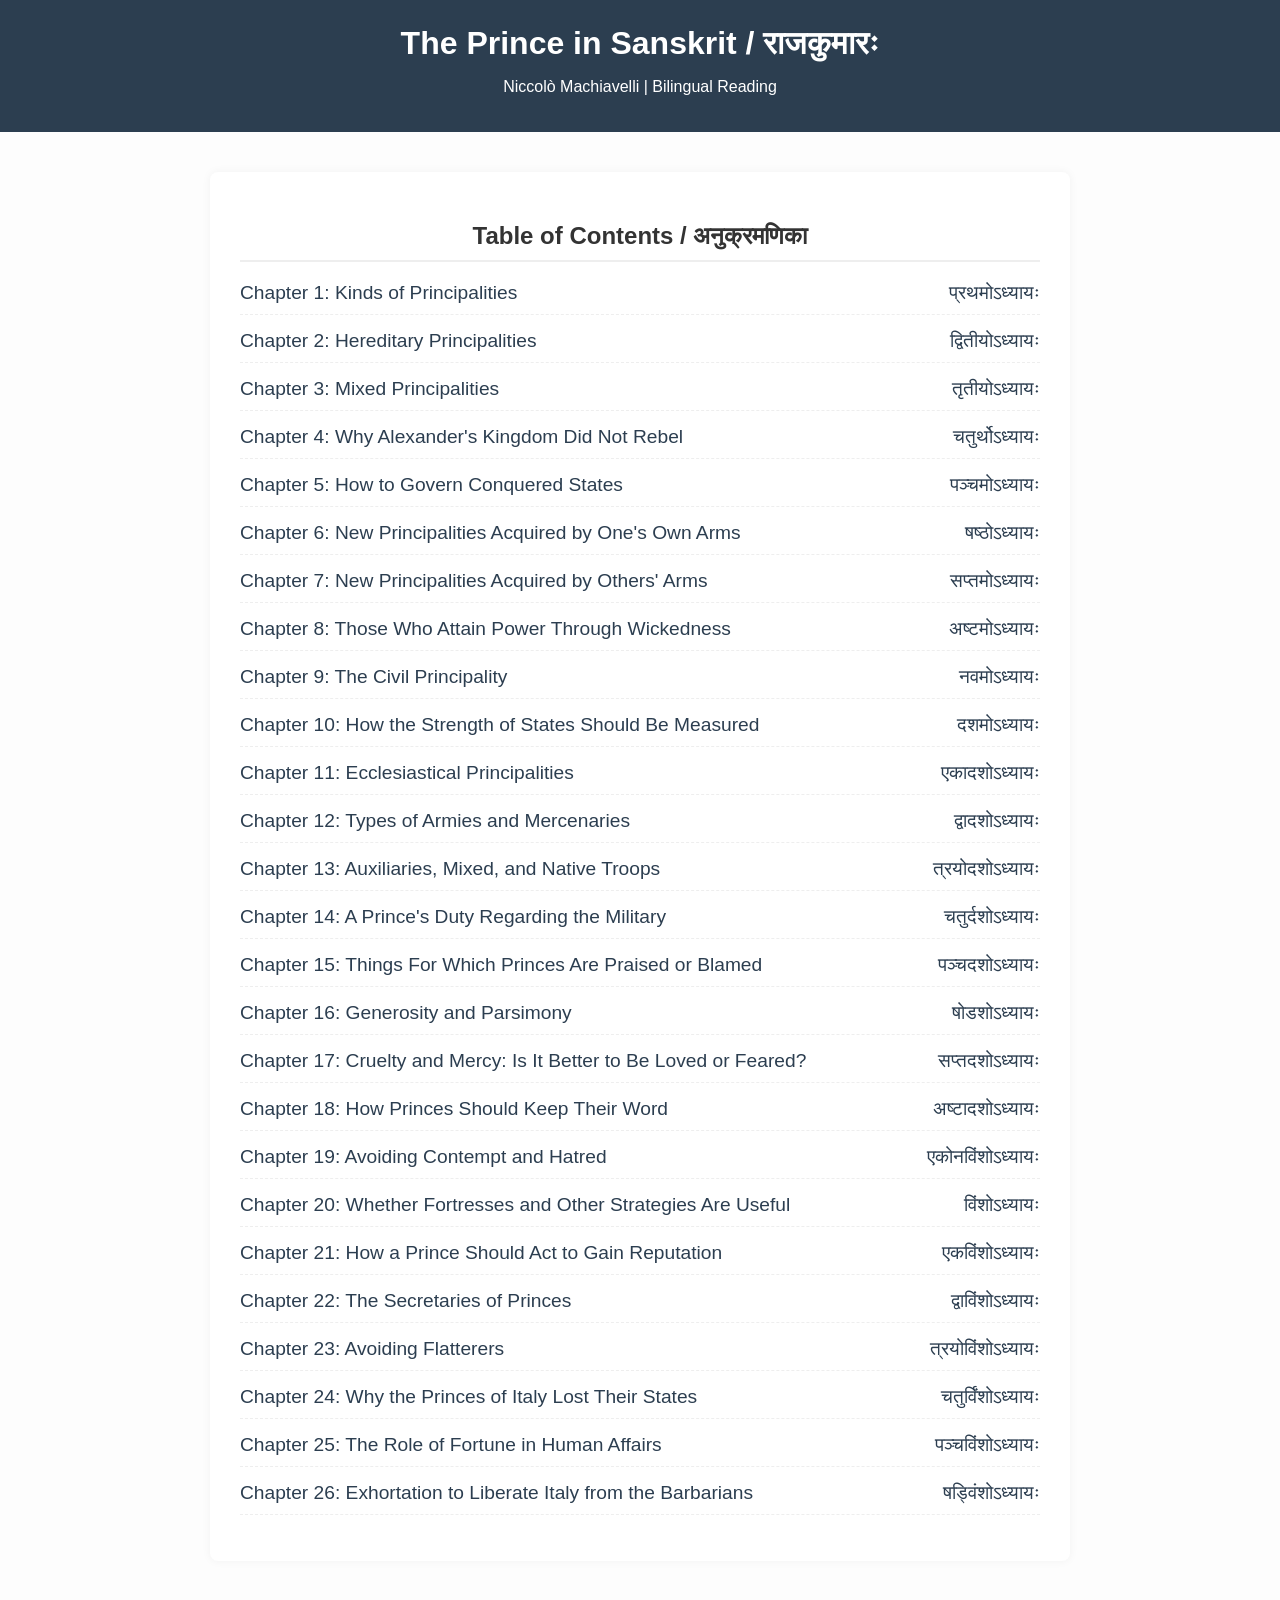
<file: index.html>
<!DOCTYPE html>
<html lang="en">
<head>
    <meta charset="UTF-8">
    <meta name="viewport" content="width=device-width, initial-scale=1.0">
    <title>The Prince in Sanskrit - Bilingual Edition</title>
    <!-- Link to CSS -->
    <link rel="stylesheet" href="css/styles.css">
</head>
<body>

    <div class="header">
        <h1>The Prince in Sanskrit / राजकुमारः</h1>
        <p>Niccolò Machiavelli | Bilingual Reading</p>
    </div>

    <div class="toc-container">
        <h2>Table of Contents / अनुक्रमणिका</h2>
        <ul class="toc-list">
            <li><a href="chapter1.html"><span>Chapter 1: Kinds of Principalities</span><span>प्रथमोऽध्यायः</span></a></li>
            <li><a href="chapter2.html"><span>Chapter 2: Hereditary Principalities</span><span>द्वितीयोऽध्यायः</span></a></li>
            <li><a href="chapter3.html"><span>Chapter 3: Mixed Principalities</span><span>तृतीयोऽध्यायः</span></a></li>
            <li><a href="#pending"><span>Chapter 4: Why Alexander's Kingdom Did Not Rebel</span><span>चतुर्थोऽध्यायः</span></a></li>
            <li><a href="#pending"><span>Chapter 5: How to Govern Conquered States</span><span>पञ्चमोऽध्यायः</span></a></li>
            <li><a href="#pending"><span>Chapter 6: New Principalities Acquired by One's Own Arms</span><span>षष्ठोऽध्यायः</span></a></li>
            <li><a href="#pending"><span>Chapter 7: New Principalities Acquired by Others' Arms</span><span>सप्तमोऽध्यायः</span></a></li>
            <li><a href="#pending"><span>Chapter 8: Those Who Attain Power Through Wickedness</span><span>अष्टमोऽध्यायः</span></a></li>
            <li><a href="#pending"><span>Chapter 9: The Civil Principality</span><span>नवमोऽध्यायः</span></a></li>
            <li><a href="#pending"><span>Chapter 10: How the Strength of States Should Be Measured</span><span>दशमोऽध्यायः</span></a></li>
            <li><a href="#pending"><span>Chapter 11: Ecclesiastical Principalities</span><span>एकादशोऽध्यायः</span></a></li>
            <li><a href="#pending"><span>Chapter 12: Types of Armies and Mercenaries</span><span>द्वादशोऽध्यायः</span></a></li>
            <li><a href="#pending"><span>Chapter 13: Auxiliaries, Mixed, and Native Troops</span><span>त्रयोदशोऽध्यायः</span></a></li>
            <li><a href="#pending"><span>Chapter 14: A Prince's Duty Regarding the Military</span><span>चतुर्दशोऽध्यायः</span></a></li>
            <li><a href="#pending"><span>Chapter 15: Things For Which Princes Are Praised or Blamed</span><span>पञ्चदशोऽध्यायः</span></a></li>
            <li><a href="#pending"><span>Chapter 16: Generosity and Parsimony</span><span>षोडशोऽध्यायः</span></a></li>
            <li><a href="#pending"><span>Chapter 17: Cruelty and Mercy: Is It Better to Be Loved or Feared?</span><span>सप्तदशोऽध्यायः</span></a></li>
            <li><a href="#pending"><span>Chapter 18: How Princes Should Keep Their Word</span><span>अष्टादशोऽध्यायः</span></a></li>
            <li><a href="#pending"><span>Chapter 19: Avoiding Contempt and Hatred</span><span>एकोनविंशोऽध्यायः</span></a></li>
            <li><a href="#pending"><span>Chapter 20: Whether Fortresses and Other Strategies Are Useful</span><span>विंशोऽध्यायः</span></a></li>
            <li><a href="#pending"><span>Chapter 21: How a Prince Should Act to Gain Reputation</span><span>एकविंशोऽध्यायः</span></a></li>
            <li><a href="#pending"><span>Chapter 22: The Secretaries of Princes</span><span>द्वाविंशोऽध्यायः</span></a></li>
            <li><a href="#pending"><span>Chapter 23: Avoiding Flatterers</span><span>त्रयोविंशोऽध्यायः</span></a></li>
            <li><a href="#pending"><span>Chapter 24: Why the Princes of Italy Lost Their States</span><span>चतुर्विंशोऽध्यायः</span></a></li>
            <li><a href="#pending"><span>Chapter 25: The Role of Fortune in Human Affairs</span><span>पञ्चविंशोऽध्यायः</span></a></li>
            <li><a href="#pending"><span>Chapter 26: Exhortation to Liberate Italy from the Barbarians</span><span>षड्विंशोऽध्यायः</span></a></li>
        </ul>
    </div>

</body>
</html>
</file>
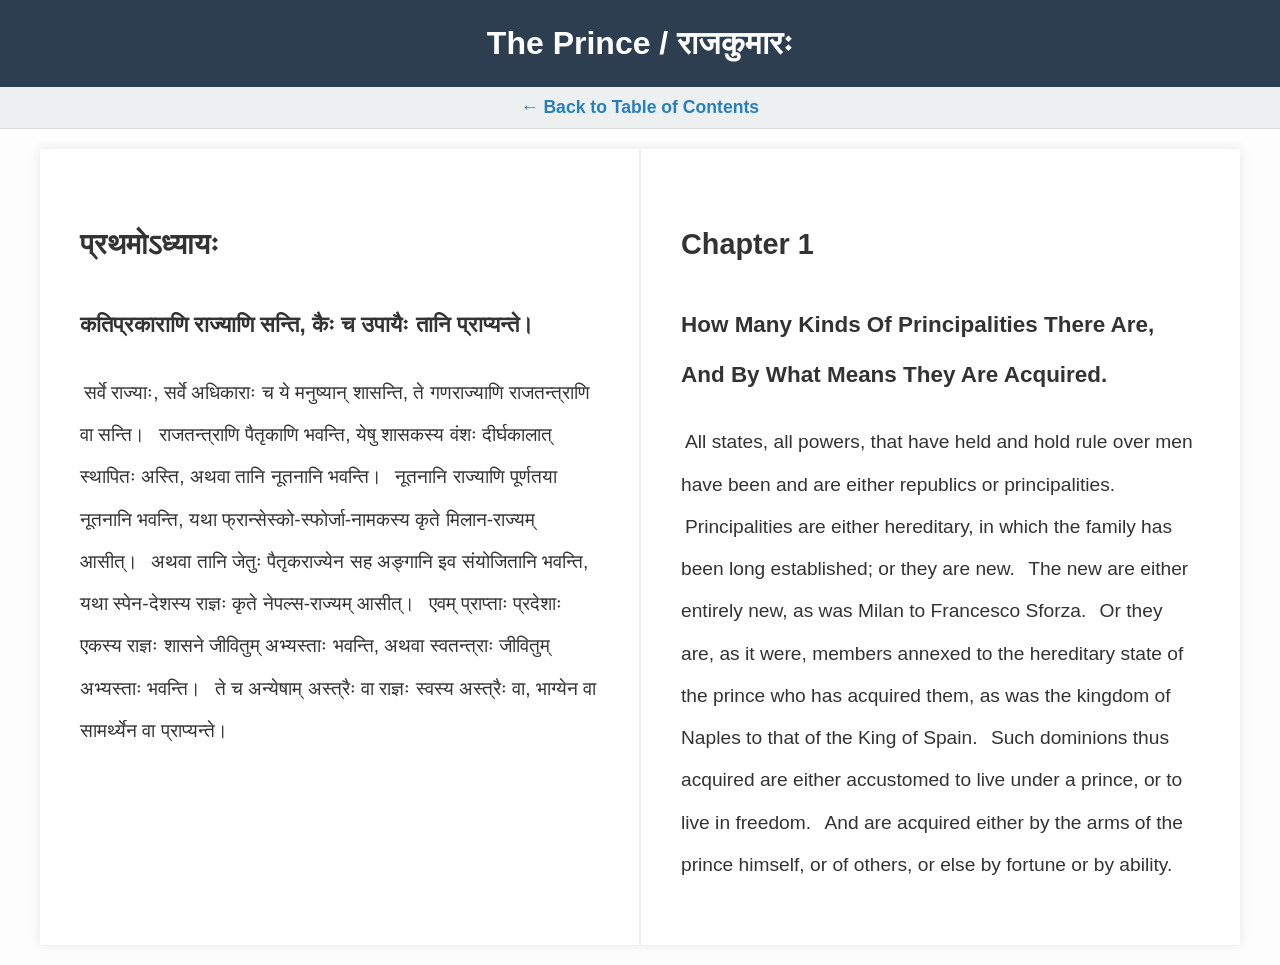
<file: chapter1.html>
<!DOCTYPE html>
<html lang="en">
<head>
    <meta charset="UTF-8">
    <meta name="viewport" content="width=device-width, initial-scale=1.0">
    <title>Chapter 1 - The Prince</title>
    <!-- Link to common CSS -->
    <link rel="stylesheet" href="css/styles.css">
</head>
<body>

    <div class="header">
        <h1>The Prince / राजकुमारः</h1>
    </div>

    <!-- Navigation Bar to go back to the Index -->
    <div class="nav-bar">
        <a href="index.html">← Back to Table of Contents</a>
    </div>

    <div class="chapter-container">
        <!-- LEFT COLUMN: SANSKRIT -->
        <div class="column sanskrit-col">
            <h2>प्रथमोऽध्यायः</h2>
            <h3>कतिप्रकाराणि राज्याणि सन्ति, कैः च उपायैः तानि प्राप्यन्ते।</h3>
            <p>
                <span class="sentence" data-id="1">सर्वे राज्याः, सर्वे अधिकाराः च ये मनुष्यान् शासन्ति, ते गणराज्याणि राजतन्त्राणि वा सन्ति।</span>
                <span class="sentence" data-id="2">राजतन्त्राणि पैतृकाणि भवन्ति, येषु शासकस्य वंशः दीर्घकालात् स्थापितः अस्ति, अथवा तानि नूतनानि भवन्ति।</span>
                <span class="sentence" data-id="3">नूतनानि राज्याणि पूर्णतया नूतनानि भवन्ति, यथा फ्रान्सेस्को-स्फोर्जा-नामकस्य कृते मिलान-राज्यम् आसीत्।</span>
                <span class="sentence" data-id="4">अथवा तानि जेतुः पैतृकराज्येन सह अङ्गानि इव संयोजितानि भवन्ति, यथा स्पेन-देशस्य राज्ञः कृते नेपल्स-राज्यम् आसीत्।</span>
                <span class="sentence" data-id="5">एवम् प्राप्ताः प्रदेशाः एकस्य राज्ञः शासने जीवितुम् अभ्यस्ताः भवन्ति, अथवा स्वतन्त्राः जीवितुम् अभ्यस्ताः भवन्ति।</span>
                <span class="sentence" data-id="6">ते च अन्येषाम् अस्त्रैः वा राज्ञः स्वस्य अस्त्रैः वा, भाग्येन वा सामर्थ्येन वा प्राप्यन्ते।</span>
            </p>
        </div>

        <!-- RIGHT COLUMN: ENGLISH -->
        <div class="column english-col">
            <h2>Chapter 1</h2>
            <h3>How Many Kinds Of Principalities There Are, And By What Means They Are Acquired.</h3>
            <p>
                <span class="sentence" data-id="1">All states, all powers, that have held and hold rule over men have been and are either republics or principalities.</span>
                <span class="sentence" data-id="2">Principalities are either hereditary, in which the family has been long established; or they are new.</span>
                <span class="sentence" data-id="3">The new are either entirely new, as was Milan to Francesco Sforza.</span>
                <span class="sentence" data-id="4">Or they are, as it were, members annexed to the hereditary state of the prince who has acquired them, as was the kingdom of Naples to that of the King of Spain.</span>
                <span class="sentence" data-id="5">Such dominions thus acquired are either accustomed to live under a prince, or to live in freedom.</span>
                <span class="sentence" data-id="6">And are acquired either by the arms of the prince himself, or of others, or else by fortune or by ability.</span>
            </p>
        </div>
    </div>

    <!-- Link to common JavaScript -->
    <script src="js/script.js"></script>
</body>
</html>
</file>
<file: css/styles.css>
/* General Body Styles */
body {
    font-family: Arial, sans-serif;
    margin: 0;
    padding: 0;
    background-color: #fdfdfd;
    color: #333;
}

/* Header & Navigation */
.header {
    text-align: center;
    padding: 20px;
    background-color: #2c3e50;
    color: white;
}

.header h1 {
    margin: 5px 0;
}

.nav-bar {
    background-color: #ecf0f1;
    padding: 10px 20px;
    text-align: center;
    border-bottom: 1px solid #ddd;
}

.nav-bar a {
    text-decoration: none;
    color: #2980b9;
    font-weight: bold;
    font-size: 1.1em;
}

.nav-bar a:hover {
    color: #c0392b;
}

/* Table of Contents (Index Page) */
.toc-container {
    max-width: 800px;
    margin: 40px auto;
    background: white;
    padding: 30px;
    box-shadow: 0 0 10px rgba(0,0,0,0.05);
    border-radius: 8px;
}

.toc-container h2 {
    text-align: center;
    border-bottom: 2px solid #eee;
    padding-bottom: 10px;
}

.toc-list {
    list-style: none;
    padding: 0;
}

.toc-list li {
    margin: 15px 0;
    font-size: 1.2em;
    padding-bottom: 10px;
    border-bottom: 1px dashed #eee;
}

.toc-list a {
    text-decoration: none;
    color: #2c3e50;
    display: flex;
    justify-content: space-between;
}

.toc-list a:hover {
    color: #2980b9;
    font-weight: bold;
}

/* Chapter Split View Container */
.chapter-container {
    display: flex;
    max-width: 1200px;
    margin: 20px auto;
    background: white;
    box-shadow: 0 0 10px rgba(0,0,0,0.1);
}

.column {
    flex: 1;
    padding: 40px;
    line-height: 2.2;
    font-size: 1.2em;
}

.sanskrit-col {
    border-right: 2px solid #eee;
    /* Good fonts for Sanskrit rendering */
    font-family: 'Sanskrit Text', 'Nirmala UI', 'Arial Unicode MS', sans-serif; 
}

/* Clickable Sentences */
.sentence {
    cursor: pointer;
    padding: 2px 4px;
    border-radius: 4px;
    transition: background-color 0.2s ease-in-out;
}

.sentence:hover {
    background-color: #e0f7fa;
}

.highlight {
    background-color: #ffe082;
    font-weight: bold;
}

/* Mobile Responsiveness */
@media (max-width: 768px) {
    .chapter-container {
        flex-direction: column;
    }
    .sanskrit-col {
        border-right: none;
        border-bottom: 4px solid #2c3e50;
    }
    .toc-list a {
        flex-direction: column;
        text-align: center;
        gap: 5px;
    }
}
</file>
